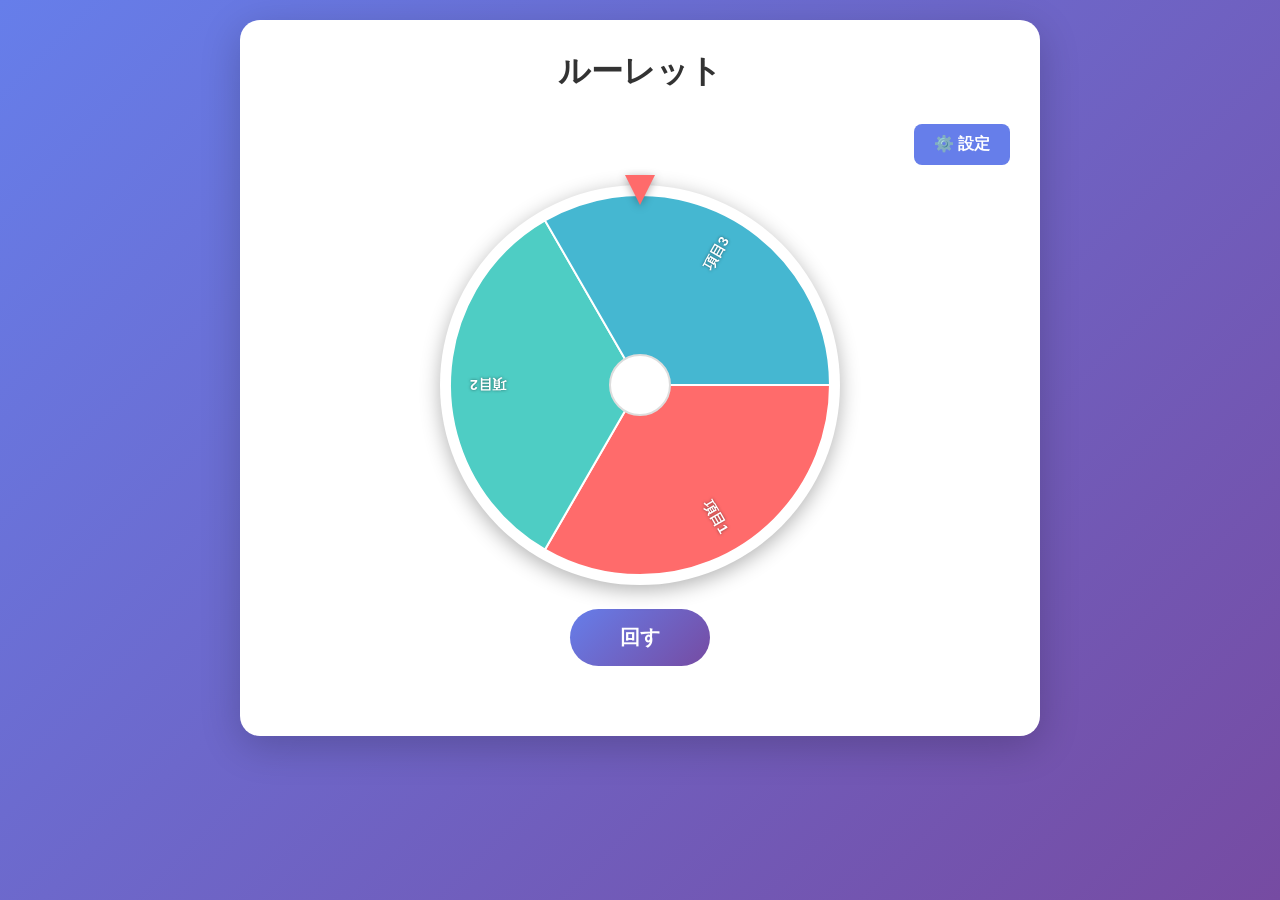
<file: index.html>
<!DOCTYPE html>
<html lang="ja">
<head>
    <meta charset="UTF-8">
    <meta name="viewport" content="width=device-width, initial-scale=1.0">
    <title>ルーレット</title>
    <link rel="stylesheet" href="style.css">
</head>
<body>
    <div class="container">
        <h1>ルーレット</h1>
        
        <div class="settings-link">
            <a href="set.html" class="settings-button">⚙️ 設定</a>
        </div>

        <div class="roulette-section">
            <div class="roulette-container">
                <canvas id="rouletteCanvas" width="400" height="400"></canvas>
                <div class="pointer"></div>
            </div>
            <button id="spinBtn" class="spin-button">回す</button>
        </div>
    </div>

    <script src="roulette.js"></script>
</body>
</html>
</file>
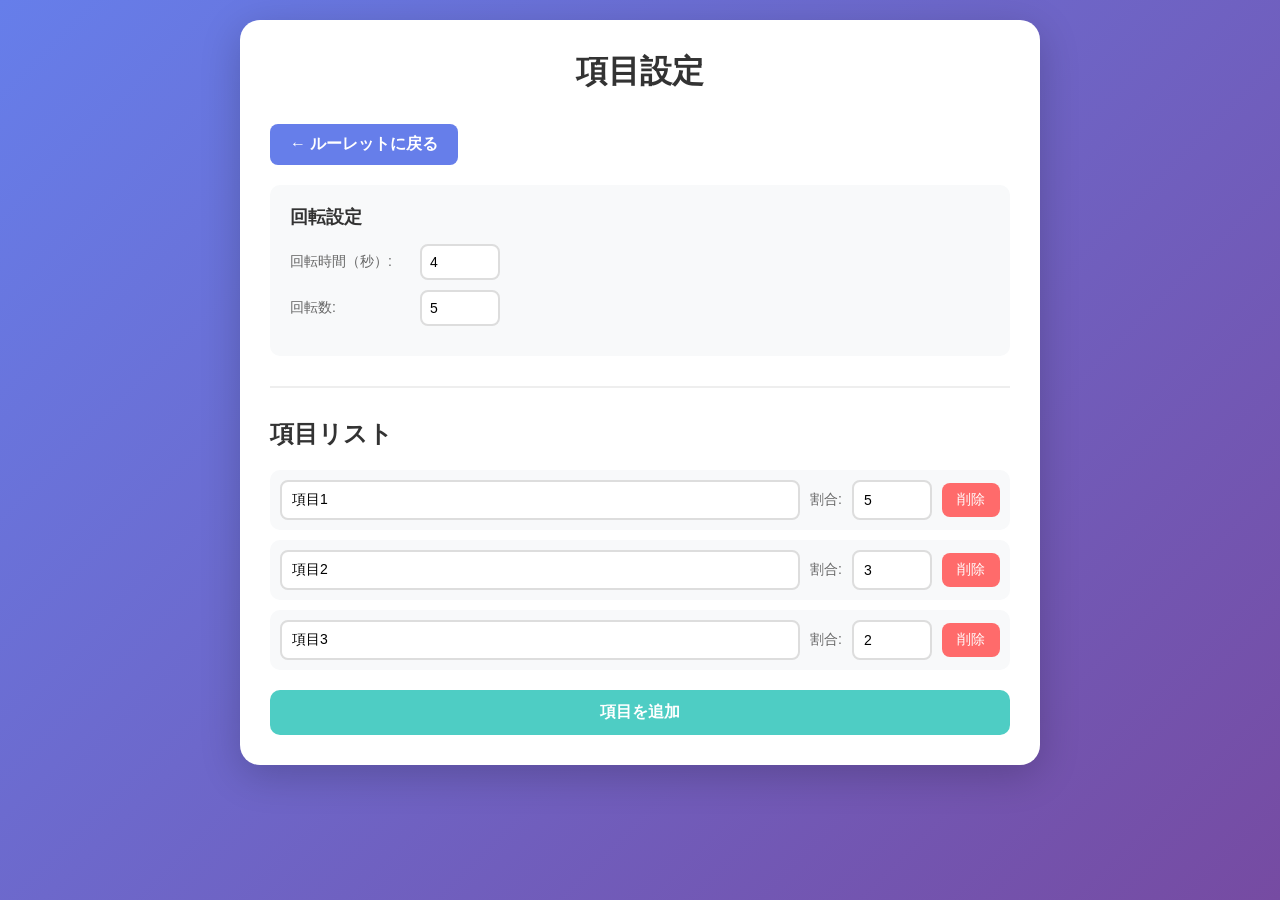
<file: set.html>
<!DOCTYPE html>
<html lang="ja">
<head>
    <meta charset="UTF-8">
    <meta name="viewport" content="width=device-width, initial-scale=1.0">
    <title>ルーレット設定</title>
    <link rel="stylesheet" href="style.css">
</head>
<body>
    <div class="container">
        <h1>項目設定</h1>
        
        <div class="back-link">
            <a href="index.html" class="back-button">← ルーレットに戻る</a>
        </div>

        <div class="spin-settings">
            <h2>回転設定</h2>
            <div class="setting-row">
                <label for="durationInput">回転時間（秒）:</label>
                <input type="number" id="durationInput" min="1" max="10" value="4">
            </div>
            <div class="setting-row">
                <label for="spinsInput">回転数:</label>
                <input type="number" id="spinsInput" min="1" max="10" value="5">
            </div>
        </div>

        <div class="items-section">
            <h2>項目リスト</h2>
            <div id="itemsList" class="items-list"></div>
            <button id="addItemBtn" class="add-button">項目を追加</button>
        </div>
    </div>

    <script src="set.js"></script>
</body>
</html>
</file>
<file: style.css>
* {
    margin: 0;
    padding: 0;
    box-sizing: border-box;
}

body {
    font-family: 'Segoe UI', Tahoma, Geneva, Verdana, sans-serif;
    background: linear-gradient(135deg, #667eea 0%, #764ba2 100%);
    min-height: 100vh;
    padding: 20px;
}

.container {
    max-width: 800px;
    margin: 0 auto;
    background: white;
    border-radius: 20px;
    padding: 30px;
    box-shadow: 0 10px 40px rgba(0, 0, 0, 0.2);
}

.settings-link {
    text-align: right;
    margin-bottom: 20px;
}

.settings-button {
    display: inline-block;
    padding: 10px 20px;
    background: #667eea;
    color: white;
    text-decoration: none;
    border-radius: 8px;
    font-weight: bold;
    transition: background 0.2s;
}

.settings-button:hover {
    background: #5568d3;
}

.back-link {
    margin-bottom: 20px;
}

.back-button {
    display: inline-block;
    padding: 10px 20px;
    background: #667eea;
    color: white;
    text-decoration: none;
    border-radius: 8px;
    font-weight: bold;
    transition: background 0.2s;
}

.back-button:hover {
    background: #5568d3;
}

h1 {
    text-align: center;
    color: #333;
    margin-bottom: 30px;
}

.roulette-section {
    display: flex;
    flex-direction: column;
    align-items: center;
    margin-bottom: 40px;
}

.roulette-container {
    position: relative;
    margin-bottom: 20px;
}

#rouletteCanvas {
    border-radius: 50%;
    box-shadow: 0 5px 20px rgba(0, 0, 0, 0.3);
}

.pointer {
    position: absolute;
    top: -10px;
    left: 50%;
    transform: translateX(-50%);
    width: 0;
    height: 0;
    border-left: 15px solid transparent;
    border-right: 15px solid transparent;
    border-top: 30px solid #ff6b6b;
    filter: drop-shadow(0 2px 4px rgba(0, 0, 0, 0.3));
}

.spin-button {
    padding: 15px 50px;
    font-size: 20px;
    font-weight: bold;
    color: white;
    background: linear-gradient(135deg, #667eea 0%, #764ba2 100%);
    border: none;
    border-radius: 30px;
    cursor: pointer;
    transition: transform 0.2s, box-shadow 0.2s;
}

.spin-button:hover {
    transform: translateY(-2px);
    box-shadow: 0 5px 15px rgba(102, 126, 234, 0.4);
}

.spin-button:disabled {
    opacity: 0.5;
    cursor: not-allowed;
    transform: none;
}

.items-section {
    border-top: 2px solid #eee;
    padding-top: 30px;
}

.items-section:first-of-type {
    border-top: none;
    padding-top: 0;
}

.spin-settings {
    margin-bottom: 30px;
    padding: 20px;
    background: #f8f9fa;
    border-radius: 10px;
}

.spin-settings h2 {
    color: #333;
    margin-bottom: 15px;
    font-size: 18px;
}

.setting-row {
    display: flex;
    align-items: center;
    gap: 10px;
    margin-bottom: 10px;
}

.setting-row label {
    font-size: 14px;
    color: #666;
    min-width: 120px;
}

.setting-row input[type="number"] {
    width: 80px;
    padding: 8px;
    border: 2px solid #ddd;
    border-radius: 8px;
    font-size: 14px;
}

.setting-row input[type="number"]:focus {
    outline: none;
    border-color: #667eea;
}

.items-section h2 {
    color: #333;
    margin-bottom: 20px;
}

.items-list {
    display: flex;
    flex-direction: column;
    gap: 10px;
    margin-bottom: 20px;
}

.item-row {
    display: flex;
    gap: 10px;
    align-items: center;
    padding: 10px;
    background: #f8f9fa;
    border-radius: 10px;
}

.item-row input[type="text"] {
    flex: 1;
    padding: 10px;
    border: 2px solid #ddd;
    border-radius: 8px;
    font-size: 14px;
}

.item-row input[type="text"]:focus {
    outline: none;
    border-color: #667eea;
}

.item-row input[type="number"] {
    width: 80px;
    padding: 10px;
    border: 2px solid #ddd;
    border-radius: 8px;
    font-size: 14px;
}

.item-row input[type="number"]:focus {
    outline: none;
    border-color: #667eea;
}

.item-row label {
    font-size: 14px;
    color: #666;
    white-space: nowrap;
}

.delete-button {
    padding: 8px 15px;
    background: #ff6b6b;
    color: white;
    border: none;
    border-radius: 8px;
    cursor: pointer;
    font-size: 14px;
    transition: background 0.2s;
}

.delete-button:hover {
    background: #ee5a5a;
}

.add-button {
    width: 100%;
    padding: 12px;
    background: #4ecdc4;
    color: white;
    border: none;
    border-radius: 10px;
    font-size: 16px;
    font-weight: bold;
    cursor: pointer;
    transition: background 0.2s;
}

.add-button:hover {
    background: #3dbdb5;
}

.result {
    position: fixed;
    top: 50%;
    left: 50%;
    transform: translate(-50%, -50%);
    background: white;
    padding: 40px 60px;
    border-radius: 20px;
    box-shadow: 0 10px 40px rgba(0, 0, 0, 0.3);
    font-size: 24px;
    font-weight: bold;
    color: #333;
    z-index: 1000;
    animation: popIn 0.3s ease-out;
}

@keyframes popIn {
    from {
        transform: translate(-50%, -50%) scale(0.8);
        opacity: 0;
    }
    to {
        transform: translate(-50%, -50%) scale(1);
        opacity: 1;
    }
}

.overlay {
    position: fixed;
    top: 0;
    left: 0;
    width: 100%;
    height: 100%;
    background: rgba(0, 0, 0, 0.5);
    z-index: 999;
}
</file>
